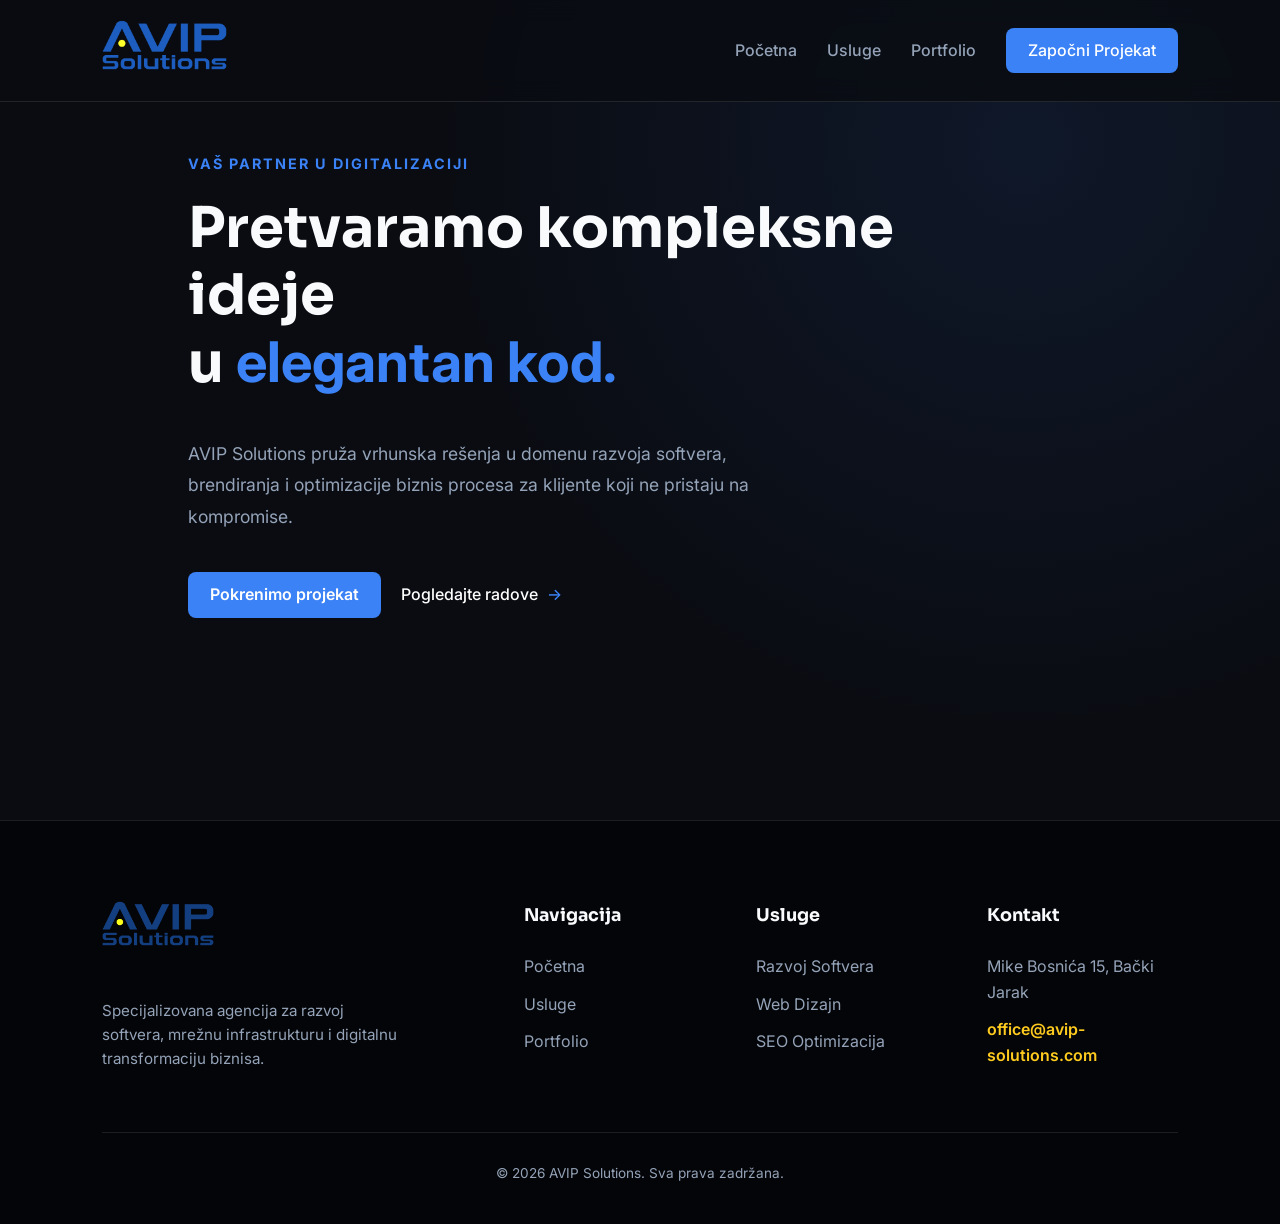
<file: index.html>
<!DOCTYPE html>
<html lang="sr">
<head>
  <meta charset="UTF-8">
  <meta name="viewport" content="width=device-width, initial-scale=1.0">
  <title>Početna | AVIP Solutions</title>
  <link rel="stylesheet" href="css/style.css">
</head>
<body>

<div id="nav-placeholder"></div>

<header class="hero-sekcija">
  <div class="kontejner"> <div class="hero-sadrzaj">
    <span class="nadnaslov">VAŠ PARTNER U DIGITALIZACIJI</span>

    <h1>
      Pretvaramo kompleksne ideje <br> u <span class="plavi-tekst">elegantan kod.</span>
    </h1>

    <p class="hero-opis">
      AVIP Solutions pruža vrhunska rešenja u domenu razvoja softvera, brendiranja i optimizacije biznis procesa za klijente koji ne pristaju na kompromise.
    </p>

    <div class="hero-akcije">
      <a href="kontakt.html" class="dugme-akcija">Pokrenimo projekat</a>
      <a href="portfolio.html" class="link-sekundarni">Pogledajte radove <span class="strelica">→</span></a>
    </div>
  </div>
  </div> </header>


<div id="footer-placeholder"></div>

<script src="js/skriptaZaNaviFoot.js"></script>
</body>
</html>
</file>
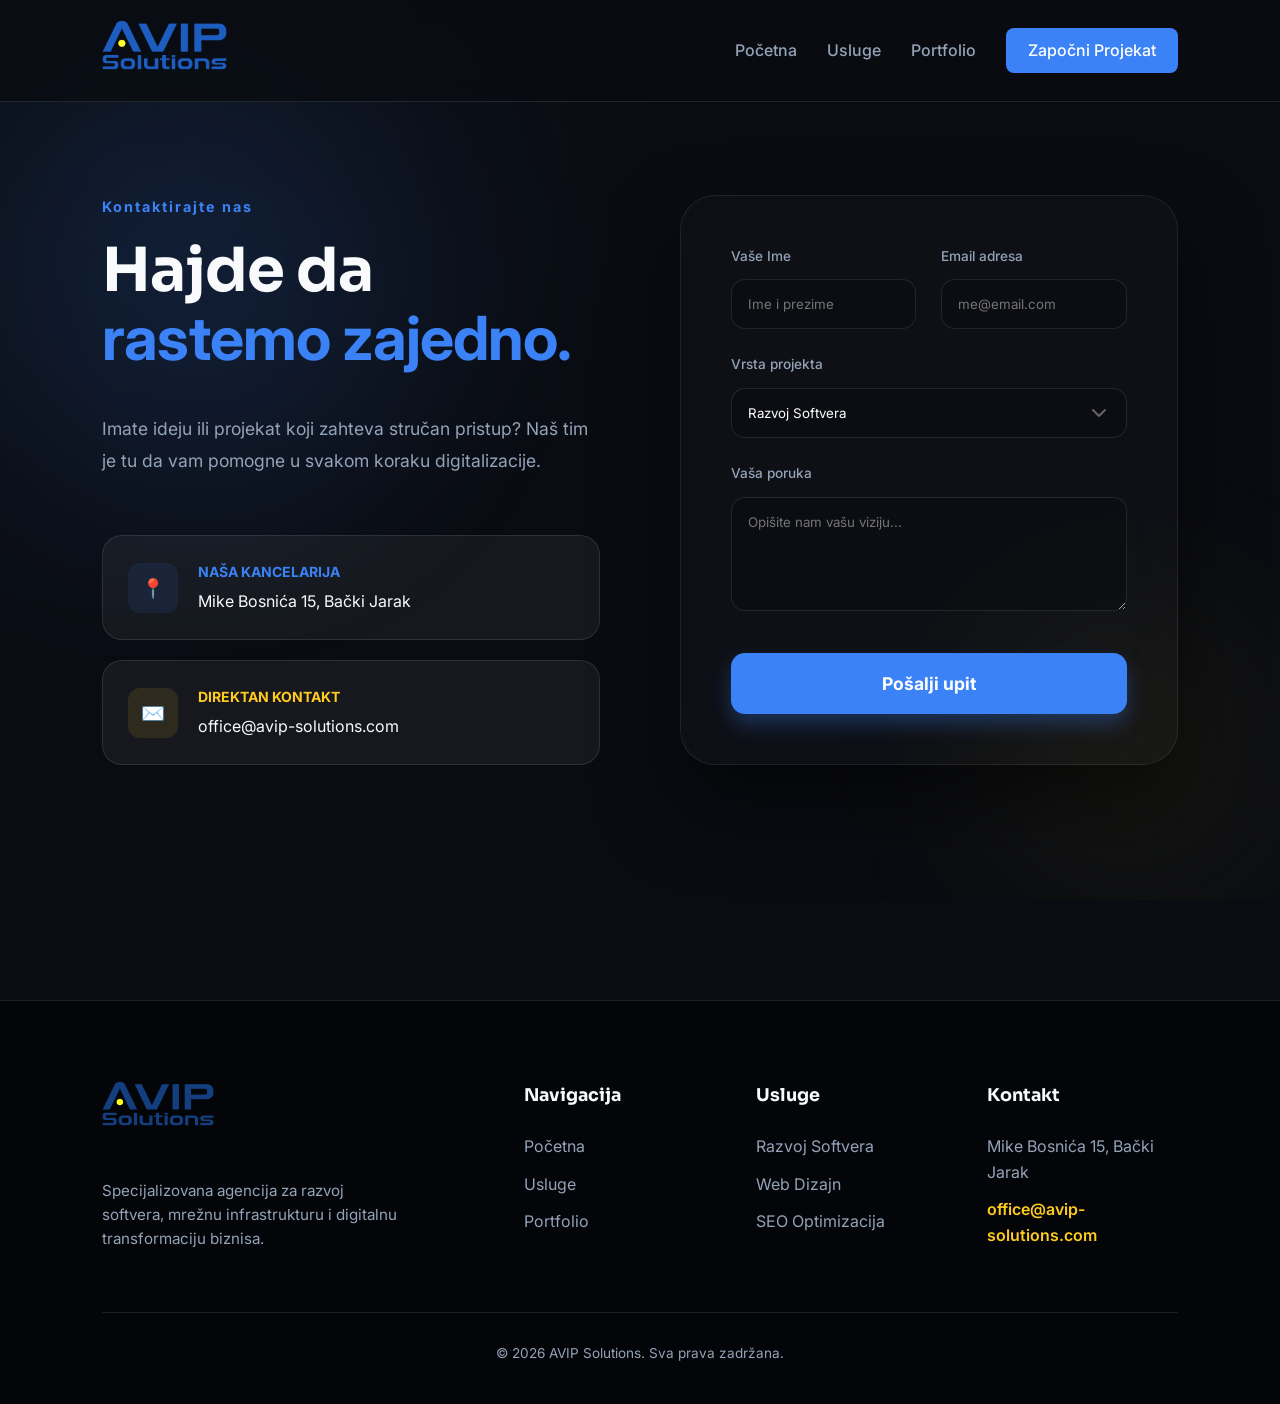
<file: kontakt.html>
<!DOCTYPE html>
<html lang="sr">
<head>
  <meta charset="UTF-8">
  <meta name="viewport" content="width=device-width, initial-scale=1.0">
  <title>Kontakt | AVIP Solutions</title>
  <link rel="stylesheet" href="css/style.css">
</head>
<body class="kontakt-stranica">

<div id="nav-placeholder"></div>

<section class="kontakt-heroj">
  <div class="glow-top-left"></div>
  <div class="glow-bottom-right"></div>

  <div class="kontakt-mreza">

    <div class="kontakt-tekst">
      <div style="flex: 0 0 auto;">
        <span class="nadnaslov">Kontaktirajte nas</span>
        <h1>Hajde da <br><span class="plavi-tekst">rastemo zajedno.</span></h1>
        <p class="hero-opis">
          Imate ideju ili projekat koji zahteva stručan pristup?
          Naš tim je tu da vam pomogne u svakom koraku digitalizacije.
        </p>
      </div>

      <div style="flex: 1 1 auto;"></div>

      <div class="kontakt-kartice-grupa">
        <div class="kontakt-kartica plava-kartica">
          <div class="ikona-okvir">📍</div>
          <div>
           <h3>NAŠA KANCELARIJA</h3>
            <p class="tekst-podatak">Mike Bosnića 15, Bački Jarak</p>
          </div>
        </div>

        <div class="kontakt-kartica zuta-kartica">
          <div class="ikona-okvir">✉️</div>
          <div>
            <h3>DIREKTAN KONTAKT</h3>
            <p class="tekst-podatak">office@avip-solutions.com</p>
          </div>
        </div>
      </div>
    </div>

    <div class="kontakt-forma">
      <form action="https://formspree.io/f/IDkojibude" method="POST">

        <div class="forma-red">
          <div class="polje">
            <label>Vaše Ime</label>
            <input type="text" name="ime" placeholder="Ime i prezime" required minlength="2">
          </div>
          <div class="polje">
            <label>Email adresa</label>
            <input type="email" name="email" placeholder="me@email.com" required>
          </div>
        </div>

        <div class="polje" style="margin-bottom: 25px;">
          <label>Vrsta projekta</label>
          <select name="kategorija" class="selekt-projekta">
            <option value="Razvoj Softvera">Razvoj Softvera</option>
            <option value="Web Dizajn & SEO">Web Dizajn & SEO</option>
            <option value="Brending & Marketing">Brending & Marketing</option>
            <option value="Konsultacije">Konsultacije</option>
            <option value="Ostalo">Ostalo</option>
          </select>
        </div>

        <div class="polje" style="margin-bottom: 35px;">
          <label>Vaša poruka</label>
          <textarea name="poruka" placeholder="Opišite nam vašu viziju..." rows="5" required minlength="10"></textarea>
        </div>

        <input type="text" name="_gotcha" style="display:none">

        <button type="submit" class="forma-dugme">Pošalji upit</button>
      </form>
    </div>

  </div>
</section>

<div id="footer-placeholder"></div>

<script src="js/skriptaZaNaviFoot.js"></script>

</body>
</html>
</file>
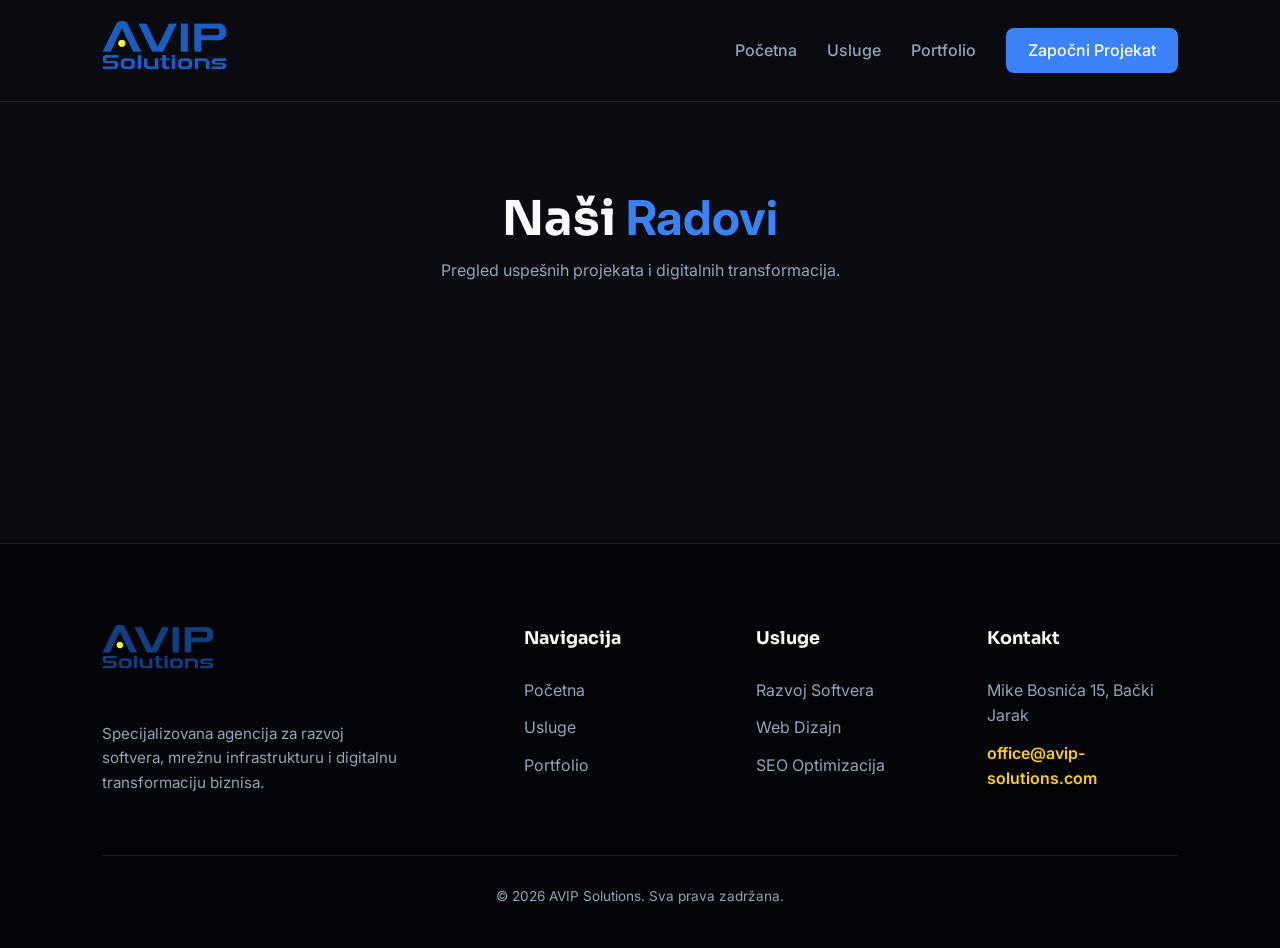
<file: portfolio.html>
<!DOCTYPE html>
<html lang="sr">
<head>
  <meta charset="UTF-8">
  <meta name="viewport" content="width=device-width, initial-scale=1.0">
  <title>Portfolio | AVIP Solutions</title>
  <link rel="stylesheet" href="css/style.css">
</head>
<body>

<div id="nav-placeholder"></div>

<section style="padding: 180px 8% 100px;">
  <div style="text-align: center; margin-bottom: 60px;">
    <h1 style="font-family: 'Sora'; font-size: 3rem;">Naši <span style="color: var(--akcenat-plava);">Radovi</span></h1>
    <p style="color: var(--tekst-izbledeli);">Pregled uspešnih projekata i digitalnih transformacija.</p>
  </div>

  <div id="portfolio-grid" style="display: grid; grid-template-columns: repeat(auto-fit, minmax(350px, 1fr)); gap: 30px;">
  </div>
</section>


<div id="footer-placeholder"></div>

<script src="js/skriptaZaNaviFoot.js"></script>

<!-- kad bude radilo koristice se :
<script src="js/vendor/data.js"></script>
<script src="js/vendor/app.js"></script> -->

</body>
</html>
</file>
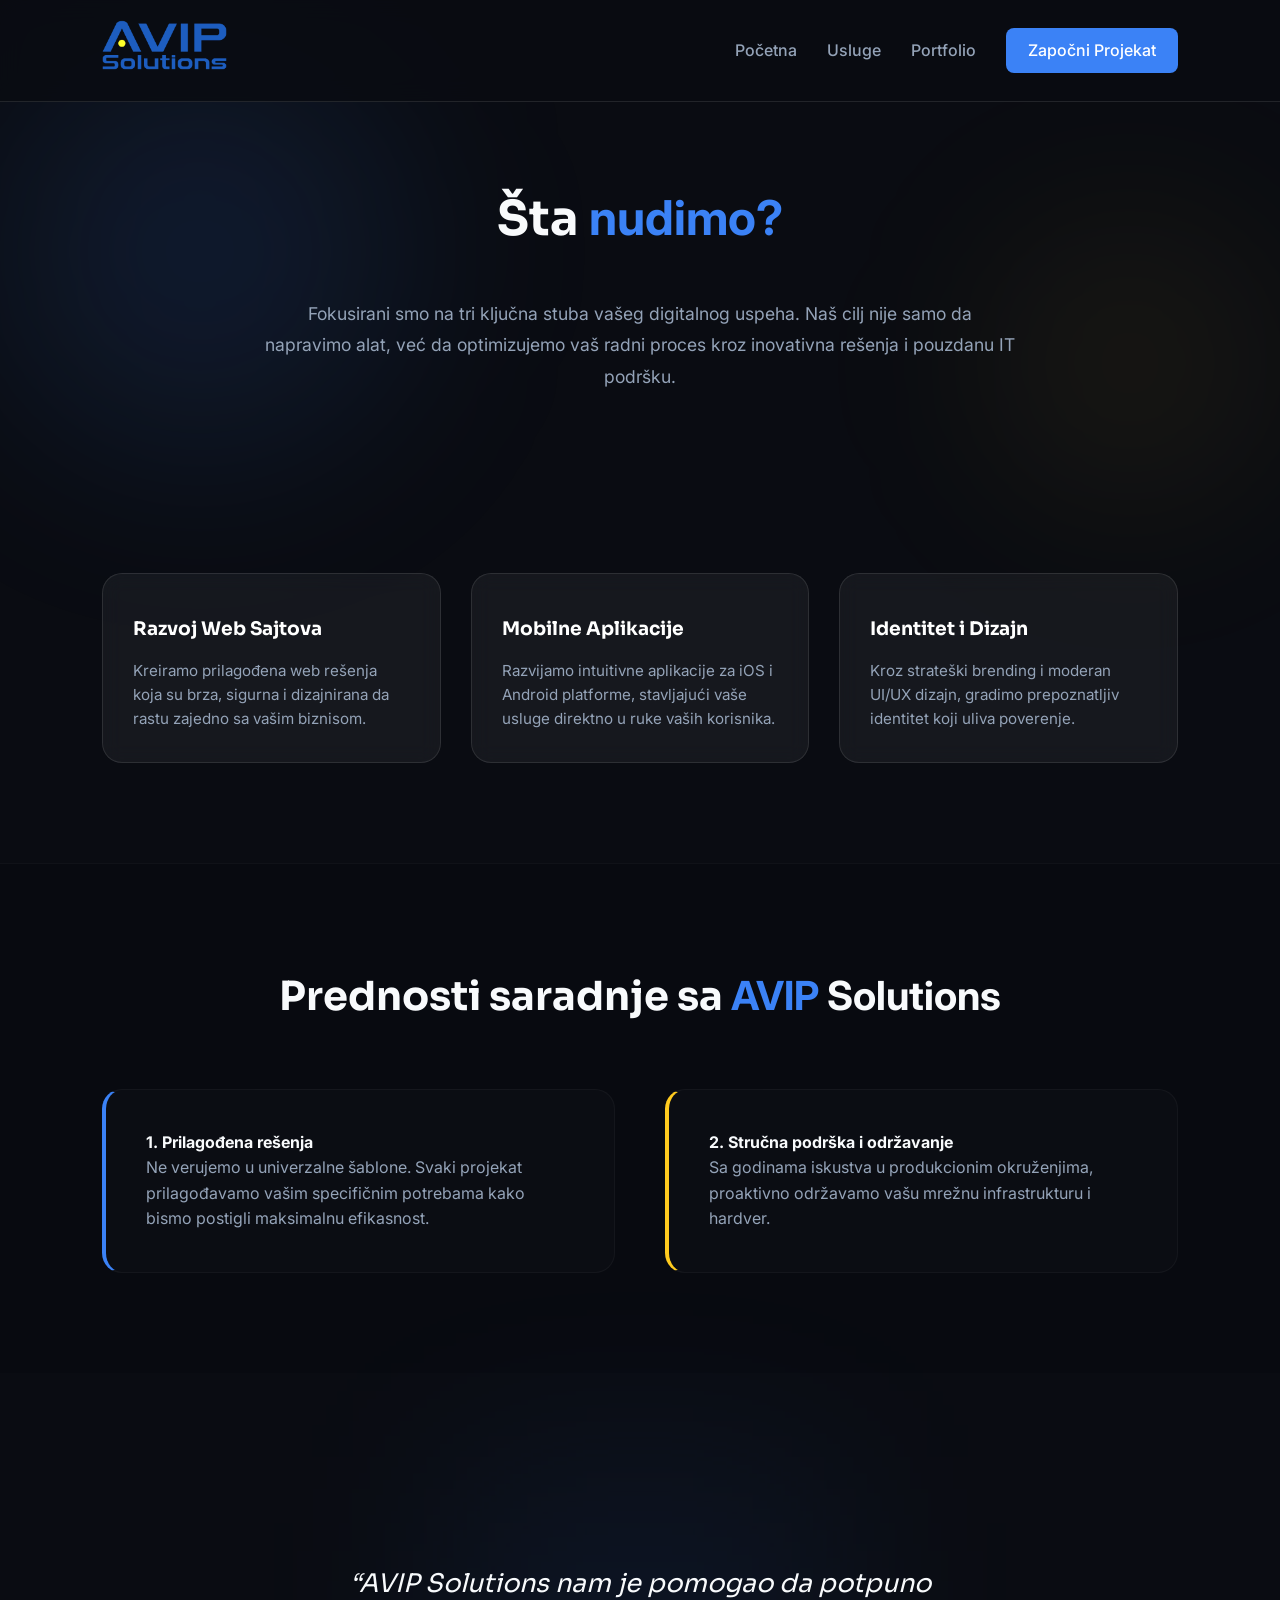
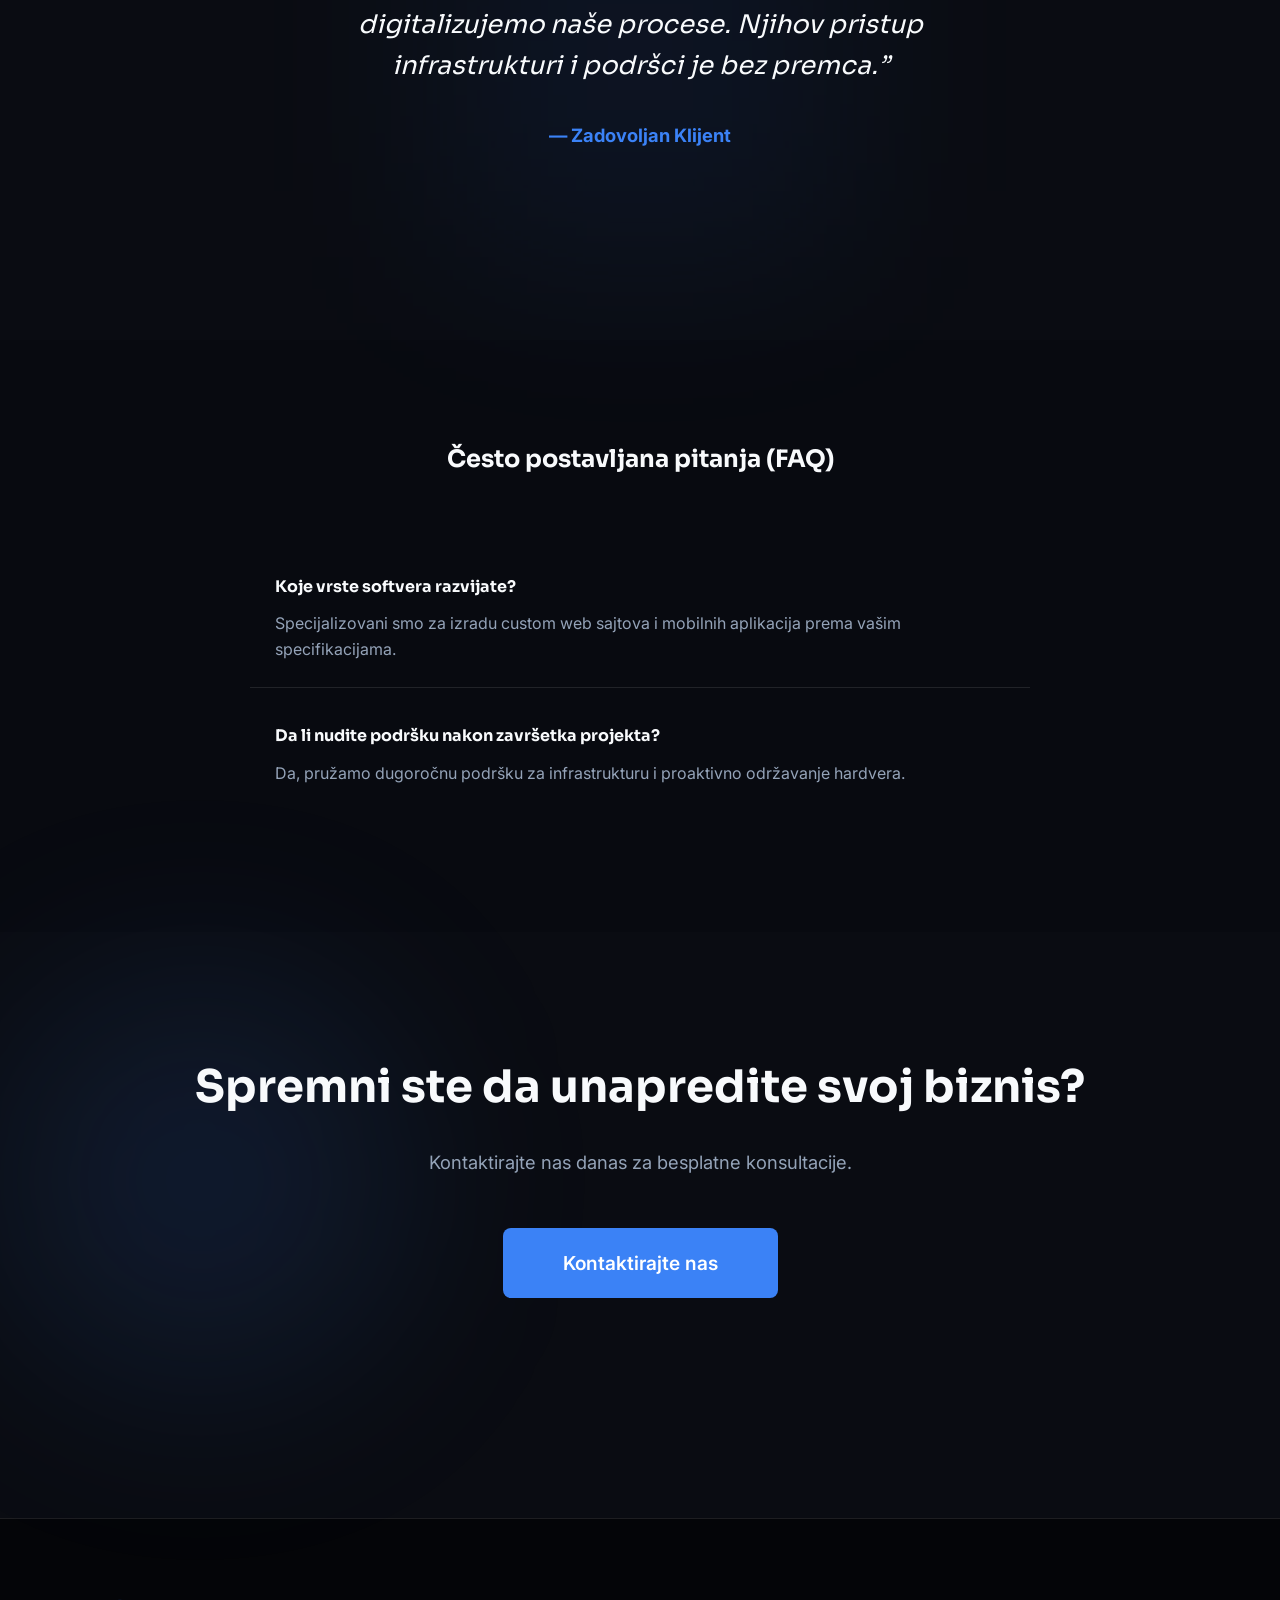
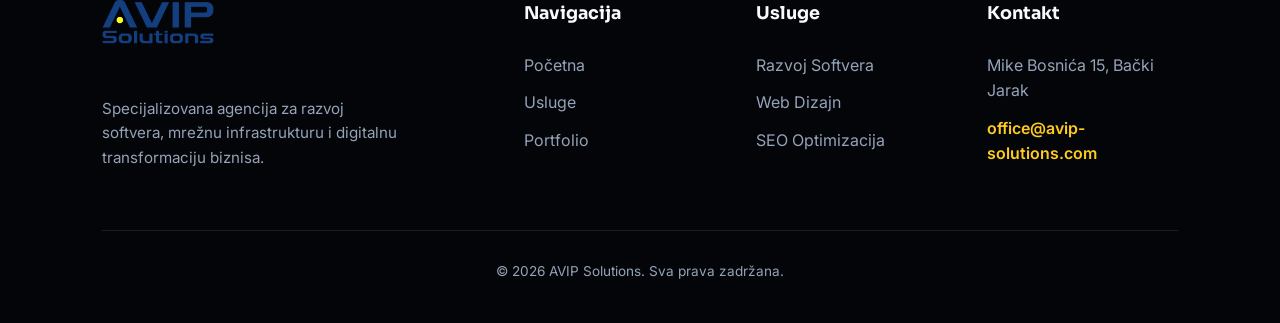
<file: usluge.html>
<!DOCTYPE html>
<html lang="sr">
<head>
  <meta charset="UTF-8">
  <meta name="viewport" content="width=device-width, initial-scale=1.0">
  <title>Usluge | AVIP Solutions</title>
  <link rel="stylesheet" href="css/style.css">
  <link href="https://fonts.googleapis.com/css2?family=Sora:wght@400;600;700;800&display=swap" rel="stylesheet">
</head>
<body>

<div id="nav-placeholder"></div>

<header class="usluge-header">
  <div class="glow-top-left"></div>
  <div class="glow-bottom-right"></div>
  <div class="header-centar">
    <h1>Šta <span class="plavi-tekst">nudimo?</span></h1>
    <p class="hero-opis">
      Fokusirani smo na tri ključna stuba vašeg digitalnog uspeha. Naš cilj nije samo da napravimo alat, već da optimizujemo vaš radni proces kroz inovativna rešenja i pouzdanu IT podršku.
    </p>
  </div>
</header>

<section class="sekcija-kartice">
  <div class="usluge-mreza">
    <div class="portfolio-kartica sadrzaj-kartice">
      <h3>Razvoj Web Sajtova</h3>
      <p>Kreiramo prilagođena web rešenja koja su brza, sigurna i dizajnirana da rastu zajedno sa vašim biznisom.</p>
    </div>

    <div class="portfolio-kartica sadrzaj-kartice">
      <h3>Mobilne Aplikacije</h3>
      <p>Razvijamo intuitivne aplikacije za iOS i Android platforme, stavljajući vaše usluge direktno u ruke vaših korisnika.</p>
    </div>

    <div class="portfolio-kartica sadrzaj-kartice">
      <h3>Identitet i Dizajn</h3>
      <p>Kroz strateški brending i moderan UI/UX dizajn, gradimo prepoznatljiv identitet koji uliva poverenje.</p>
    </div>
  </div>
</section>

<section class="sekcija-prednosti">
  <h2 class="prednosti-naslov">
    Prednosti saradnje sa <span class="plavi-tekst">AVIP</span> <span class="zuti-tekst">Solutions</span>
  </h2>

  <div class="prednosti-mreza">
    <div class="panel-prednost plavi-hover">
      <h4>1. Prilagođena rešenja</h4>
      <p>Ne verujemo u univerzalne šablone. Svaki projekat prilagođavamo vašim specifičnim potrebama kako bismo postigli maksimalnu efikasnost.</p>
    </div>

    <div class="panel-prednost zuti-hover">
      <h4>2. Stručna podrška i održavanje</h4>
      <p>Sa godinama iskustva u produkcionim okruženjima, proaktivno održavamo vašu mrežnu infrastrukturu i hardver.</p>
    </div>
  </div>
</section>

<section class="sekcija-citat">
  <div class="glow-centar-fiksiran"></div>
  <div class="staklo-kontejner citat-box">
    <p class="citat-glavni">
      “AVIP Solutions nam je pomogao da potpuno digitalizujemo naše procese. Njihov pristup infrastrukturi i podršci je bez premca.”
    </p>
    <h5 class="potpis-klijenta">— Zadovoljan Klijent</h5>
  </div>
</section>

<section class="sekcija-faq">
  <h2 class="faq-naslov">Često postavljana pitanja (FAQ)</h2>
  <div class="staklo-kontejner faq-box">
    <div class="faq-stavka">
      <h4>Koje vrste softvera razvijate?</h4>
      <p>Specijalizovani smo za izradu custom web sajtova i mobilnih aplikacija prema vašim specifikacijama.</p>
    </div>
    <div class="faq-stavka bez-borda">
      <h4>Da li nudite podršku nakon završetka projekta?</h4>
      <p>Da, pružamo dugoročnu podršku za infrastrukturu i proaktivno održavanje hardvera.</p>
    </div>
  </div>
</section>

<section class="sekcija-cta">
  <div class="glow-top-left"></div>
  <div class="cta-sadrzaj">
    <h2 class="cta-naslov">Spremni ste da unapredite svoj biznis?</h2>
    <p class="cta-opis">Kontaktirajte nas danas za besplatne konsultacije.</p>
    <a href="kontakt.html" class="dugme-akcija cta-dugme">Kontaktirajte nas</a>
  </div>
</section>


<div id="footer-placeholder"></div>

<script src="js/skriptaZaNaviFoot.js"></script>


</body>
</html>
</file>
<file: css/style.css>
/* boje i fontovi */
@import url('https://fonts.googleapis.com/css2?family=Inter:wght@300;400;600&family=Sora:wght@400;600;700;800&display=swap');

:root {
  --pozadina-tamna: #0a0c12;
  --pozadina-kartice: rgba(255, 255, 255, 0.05);
  --akcenat-plava: #3b82f6;
  --tekst-glavni: #f8fafc;
  --tekst-izbledeli: #94a3b8;
  --staklo-ivica: rgba(255, 255, 255, 0.1);
  --tranzicija: all 0.3s ease;
  --logo-plava: #1b3a6a;
  --akcenat-zuta: #ffcb1f;
}

/* resetovanje */
* {
  margin: 0;
  padding: 0;
  box-sizing: border-box;
  font-family: 'Inter', sans-serif;
}

body {
  background-color: var(--pozadina-tamna);
  color: var(--tekst-glavni);
  line-height: 1.6;
  overflow-x: hidden;
}

/* navbar */
.navigacija {
  display: flex;
  justify-content: space-between;
  align-items: center;
  padding: 20px 8%;
  position: fixed;
  top: 0;
  width: 100%;
  z-index: 1000;
  background: rgba(10, 12, 18, 0.85);
  backdrop-filter: blur(12px);
  border-bottom: 1px solid var(--staklo-ivica);
}

.logo {
  font-family: 'Sora', sans-serif;
  font-size: 1.5rem;
  font-weight: 800;
  text-decoration: none;
  color: var(--logo-plava);
  filter: brightness(1.5);
}

.logo span {
  color: var(--akcenat-zuta);
}

.kontejner {
  width: 100%;
  padding: 0 8%; /* Ovo je ključ - poklapa se sa tvojim navbarom */
  margin: 0 auto;
  max-width: 1440px;
}

.nav-linkovi {
  display: flex;
  list-style: none;
  gap: 30px;
  align-items: center;
}

.nav-linkovi a {
  text-decoration: none;
  color: var(--tekst-izbledeli);
  transition: var(--tranzicija);
  font-weight: 500;
}

.nav-linkovi a:hover, .nav-linkovi a.aktivno {
  color: var(--tekst-glavni);
}

.dugme-akcija {
  background: var(--akcenat-plava);
  color: white !important;
  padding: 10px 22px;
  border-radius: 8px;
  font-weight: 600;
  text-decoration: none;
  transition: var(--tranzicija);
}

.dugme-akcija:hover {
  filter: brightness(1.1);
  transform: translateY(-2px);
  box-shadow: 0 4px 15px rgba(59, 130, 246, 0.4);
}

/* kartice : portfolio */
.portfolio-link {
  text-decoration: none;
  color: inherit;
  display: block;
}

.portfolio-kartica {
  background: var(--pozadina-kartice);
  border-radius: 20px;
  overflow: hidden;
  border: 1px solid var(--staklo-ivica);
  transition: var(--tranzicija);
  height: 100%;
  backdrop-filter: blur(10px);
}

.kontejner-slike {
  height: 250px;
  background: #161b22;
  overflow: hidden;
  display: flex;
  align-items: center;
  justify-content: center;
}

.kontejner-slike img {
  width: 100%;
  height: 100%;
  object-fit: cover;
  transition: transform 0.5s ease;
}

.sadrzaj-kartice {
  padding: 30px;
}

.kategorija {
  color: var(--akcenat-plava);
  font-size: 0.8rem;
  font-weight: 700;
  text-transform: uppercase;
  letter-spacing: 1px;
}

.sadrzaj-kartice h3 {
  margin: 10px 0;
  font-family: 'Sora', sans-serif;
}

.sadrzaj-kartice p {
  color: var(--tekst-izbledeli);
  font-size: 0.95rem;
}

/* efekat za kartice */
.portfolio-kartica:hover {
  transform: translateY(-10px);
  border-color: var(--akcenat-plava);
  box-shadow: 0 20px 40px rgba(0, 0, 0, 0.4);
  background: rgba(255, 255, 255, 0.08);
}

.portfolio-kartica:hover .kontejner-slike img {
  transform: scale(1.1);
}

/* prednosti i animacija */
.panel-prednost {
  background: rgba(255, 255, 255, 0.015);
  padding: 40px;
  border-radius: 20px;
  border: 1px solid rgba(255, 255, 255, 0.04);
  transition: all 0.4s ease;
}

.plavi-hover { border-left: 4px solid var(--akcenat-plava); }
.plavi-hover:hover {
  border-color: rgba(59, 130, 246, 0.4);
  box-shadow: -8px 0 25px rgba(59, 130, 246, 0.15);
  background: rgba(255, 255, 255, 0.025);
  transform: translateY(-3px);
}

.zuti-hover { border-left: 4px solid var(--akcenat-zuta); }
.zuti-hover:hover {
  border-color: rgba(255, 203, 31, 0.4);
  box-shadow: -8px 0 25px rgba(255, 203, 31, 0.15);
  background: rgba(255, 255, 255, 0.025);
  transform: translateY(-3px);
}

/* sjaj u pozadini*/
.glow-top-left {
  position: absolute; top: 10%; left: 0; width: 400px; height: 400px;
  background: rgba(59, 130, 246, 0.12); filter: blur(100px); border-radius: 50%; pointer-events: none; z-index: 0;
}

.glow-bottom-right {
  position: absolute; bottom: 0; right: 0; width: 300px; height: 300px;
  background: rgba(255, 203, 31, 0.06); filter: blur(90px); border-radius: 50%; pointer-events: none; z-index: 0;
}

/* podnozje-footer */
.glavni-footer {
  background: #040508;
  padding: 80px 8% 40px;
  border-top: 1px solid var(--staklo-ivica);
  margin-top: 100px;
}

.footer-mreza {
  display: grid;
  grid-template-columns: 2fr 1fr 1fr 1fr;
  gap: 40px;
}

.footer-kolona h4 {
  color: var(--tekst-glavni);
  font-family: 'Sora', sans-serif;
  margin-bottom: 25px;
  font-size: 1.1rem;
}

.opis-firme {
  color: var(--tekst-izbledeli);
  margin-top: 20px;
  max-width: 300px;
  font-size: 0.95rem;
}

.footer-linkovi { list-style: none; }
.footer-linkovi li { margin-bottom: 12px; }
.footer-linkovi a {
  text-decoration: none;
  color: var(--tekst-izbledeli);
  transition: var(--tranzicija);
}

.footer-linkovi a:hover {
  color: var(--akcenat-plava);
  padding-left: 5px;
}

.autorska-prava {
  margin-top: 60px;
  padding-top: 30px;
  border-top: 1px solid var(--staklo-ivica);
  text-align: center;
  color: var(--tekst-izbledeli);
  font-size: 0.85rem;
}

/* responzivnost ka dalje*/
@media (max-width: 768px) {
  .nav-linkovi { display: none; }
  .footer-mreza { grid-template-columns: 1fr; gap: 30px; }
  .footer-kolona { text-align: center; }
}
/* stilovi */
.hero-sekcija {
  padding: 150px 8% 100px;
  min-height: 80vh;
  display: flex;
  align-items: center;
  justify-content: flex-start;
  background: radial-gradient(circle at 80% 20%, rgba(59, 130, 246, 0.1) 0%, transparent 50%);
}
.hero-sekcija p {
  margin-left: 0 ;
  margin-right: auto ;
  text-align: left ;
  max-width: 600px;
}

.nadnaslov {
  color: var(--akcenat-plava);
  font-weight: 700;
  letter-spacing: 2px;
  font-size: 0.9rem;
  display: block;
}

.hero-sekcija h1 {
  font-family: 'Sora', sans-serif;
  font-size: 3.5rem;
  line-height: 1.2;
  margin: 20px 0;
  max-width: 800px;
}

.plavi-tekst {
  color: var(--akcenat-plava);
}

.hero-opis {
  color: var(--tekst-izbledeli);
  font-size: 1.1rem;
  max-width: 600px;
  margin-bottom: 60px;
}

.hero-akcije {
  display: flex;
  gap: 20px;
  align-items: center;
}

.link-sekundarni {
  color: white;
  text-decoration: none;
  font-weight: 500;
  transition: var(--tranzicija);
}

.strelica {
  color: var(--akcenat-plava);
  margin-left: 5px;
}

/* logo i nav */
.nav-logo-img {
  height: 50px;
  width: auto;
  filter: brightness(1.2) contrast(1.1);
}

.dugme-akcija {
  display: inline-block;
}

/* detalji futera */
.logo-footer {
  display: flex;
  align-items: center;
  margin-bottom: 20px;
  text-decoration: none;
}

.footer-logo-img {
  height: 45px;
  width: auto;
  filter: brightness(1.2) contrast(1.1);
}

.kontakt-adresa {
  color: var(--tekst-izbledeli);
}

.kontakt-email {
  color: var(--akcenat-zuta);
  font-weight: 600;
  margin-top: 10px;
}

/* osnovni kontejner - sekcije */
.kontakt-heroj {
  padding: 160px 8% 100px;
  min-height: 100vh;
  display: flex;
  align-items: center;
  position: relative;
  overflow: hidden;
  background: radial-gradient(circle at 10% 20%, rgba(59, 130, 246, 0.05) 0%, transparent 40%);
}

/* leva strana i forma  */
.kontakt-mreza {
  display: grid;
  grid-template-columns: repeat(auto-fit, minmax(350px, 1fr));
  gap: 80px;
  width: 100%;
  max-width: 1300px;
  margin: 0 auto;
  position: relative;
  z-index: 1;
  align-items: stretch;
}

/* kolona sa leve strane, tekst i kartice */
.kontakt-tekst {
  display: flex;
  flex-direction: column;
  height: 100%;
}

.kontakt-tekst h1 {
  font-family: 'Sora', sans-serif;
  font-size: clamp(2.5rem, 5vw, 3.8rem);
  margin: 20px 0 30px;
  line-height: 1.1;
  letter-spacing: -1px;
}

/* razmak da gurne dole za ravnanje */
.razmak-do-kartica {
  flex: 1 1 auto;
}

/* kontakt kartice  */
.kontakt-kartice-grupa {
  display: flex;
  flex-direction: column;
  gap: 20px;
}

.kontakt-kartica {
  background: var(--pozadina-kartice);
  padding: 25px;
  border-radius: 20px;
  border: 1px solid var(--staklo-ivica);
  display: flex;
  gap: 20px;
  align-items: center;
  transition: all 0.4s ease;
  cursor: pointer;
}

.ikona-okvir {
  width: 50px;
  height: 50px;
  border-radius: 12px;
  display: flex;
  align-items: center;
  justify-content: center;
  font-size: 1.2rem;
}

/* nasa kancelarija varijabla plava */
.plava-kartica h3 {
  color: var(--akcenat-plava);
  font-size: 14px;
  margin: 0 0 5px 0;
}

/* direktan kontakt varijabla zuta */
.zuta-kartica h3 {
  color: var(--akcenat-zuta);
  font-size: 14px;
  margin: 0 0 5px 0;
}

/* stilovi za kartice */
.plava-kartica .ikona-okvir { background: rgba(59, 130, 246, 0.1); color: var(--akcenat-plava); }
.zuta-kartica .ikona-okvir { background: rgba(255, 203, 31, 0.1); color: var(--akcenat-zuta); }

.plava-kartica:hover {
  transform: translateY(-5px) scale(1.01);
  border-color: var(--akcenat-plava);
  box-shadow: 0 10px 25px rgba(59, 130, 246, 0.2);
  background: rgba(59, 130, 246, 0.08);
}

.zuta-kartica:hover {
  transform: translateY(-5px) scale(1.01);
  border-color: var(--akcenat-zuta);
  box-shadow: 0 10px 25px rgba(255, 203, 31, 0.15);
  background: rgba(255, 203, 31, 0.08);
}

/* efekat za kontakt */
.kontakt-forma {
  background: rgba(255, 255, 255, 0.02);
  padding: 50px;
  border-radius: 35px;
  border: 1px solid rgba(255, 255, 255, 0.08);
  backdrop-filter: blur(25px);
  box-shadow: 0 40px 80px rgba(0,0,0,0.5), inset 0 0 20px rgba(255,255,255,0.01);
}

.forma-red {
  display: grid;
  grid-template-columns: 1fr 1fr;
  gap: 25px;
  margin-bottom: 25px;
}

.polje label {
  display: block;
  margin-bottom: 12px;
  font-size: 0.85rem;
  color: var(--tekst-izbledeli);
  font-weight: 500;
}

.polje input, .polje textarea, .selekt-projekta {
  width: 100%;
  padding: 16px;
  background: rgba(10, 12, 18, 0.6);
  border: 1px solid rgba(255,255,255,0.1);
  border-radius: 14px;
  color: white;
  outline: none;
  transition: all 0.3s;
}

/* efekti za polja */
.polje input:focus, .polje textarea:focus {
  border-color: var(--akcenat-plava);
  background: rgba(59, 130, 246, 0.03);
  box-shadow: 0 0 15px rgba(59, 130, 246, 0.1);
}

/* plavo dugme u formi */
.forma-dugme {
  width: 100%;
  padding: 20px;
  border: none;
  cursor: pointer;
  font-size: 1.1rem;
  border-radius: 14px;
  font-weight: 700;
  background: var(--akcenat-plava);
  color: white;
  transition: all 0.3s ease-in-out;
  box-shadow: 0 10px 20px rgba(59, 130, 246, 0.3);
}

.forma-dugme:hover {
  transform: scale(1.03);
  box-shadow: 0 15px 35px rgba(59, 130, 246, 0.5);
}

/* custom select strelica */
.selekt-projekta {
  appearance: none;
  background-image: url('data:image/svg+xml;charset=US-ASCII,%3Csvg%20xmlns%3D%22http%3A%2F%2Fwww.w3.org%2F2000%2Fsvg%22%20width%3D%2224%22%20height%3D%2224%22%20viewBox%3D%220%200%2024%2024%22%20fill%3D%22none%22%20stroke%3D%22%23666%22%20stroke-width%3D%222%22%20stroke-linecap%3D%22round%22%20stroke-linejoin%3D%22round%22%3E%3Cpolyline%20points%3D%226%209%2012%2015%2018%209%22%3E%3C%2Fpolyline%3E%3C%2Fsvg%3E');
  background-repeat: no-repeat;
  background-position: right 15px center;
}

/* hero i header */
.usluge-header {
  padding: 180px 8% 80px;
  text-align: center;
  position: relative;
}

.header-centar {
  position: relative;
  z-index: 1;
}

.header-centar h1 {
  font-family: 'Sora', sans-serif;
  font-size: 3rem;
  margin-bottom: 20px;
}

.hero-opis {
  color: var(--tekst-izbledeli);
  max-width: 750px;
  margin: 40px auto;
  font-size: 1.1rem;
  line-height: 1.8;
}

/* kartice-mreza */
.sekcija-kartice {
  padding: 60px 8% 100px;
}

.usluge-mreza {
  display: grid;
  grid-template-columns: repeat(auto-fit, minmax(320px, 1fr));
  gap: 30px;
}

.portfolio-kartica.sadrzaj-kartice h3 {
  color: white;
  margin-bottom: 15px;
}

/* sekcija prednosti */
.sekcija-prednosti {
  padding: 100px 8%;
  background: #080a10;
  border-top: 1px solid rgba(255,255,255,0.03);
}

.prednosti-naslov {
  font-family: 'Sora', sans-serif;
  font-size: 2.5rem;
  margin-bottom: 60px;
  text-align: center;
}

.prednosti-mreza {
  display: grid;
  grid-template-columns: repeat(auto-fit, minmax(300px, 1fr));
  gap: 50px;
}

.panel-prednost p {
  color: var(--tekst-izbledeli);
}

/* citat-testimonial */
.sekcija-citat {
  padding: 120px 8%;
  text-align: center;
  position: relative;
}

.glow-centar-fiksiran {
  position: absolute;
  top: 50%;
  left: 50%;
  transform: translate(-50%, -50%);
  opacity: 0.5;
  width: 400px;
  height: 400px;
  background: rgba(59, 130, 246, 0.15);
  filter: blur(100px);
  pointer-events: none;
}

.citat-box {
  max-width: 850px;
  margin: 0 auto;
  padding: 70px;
  position: relative;
  z-index: 1;
}

.citat-glavni {
  font-size: 1.6rem;
  font-style: italic;
  font-family: 'Sora', sans-serif;
  margin-bottom: 35px;
  line-height: 1.6;
}

.potpis-klijenta {
  font-size: 1.15rem;
  font-weight: 700;
  color: var(--akcenat-plava);
}

.sekcija-faq {
  padding: 100px 8%;
  background: #080a10;
}

.faq-naslov {
  font-family: 'Sora', sans-serif;
  text-align: center;
  margin-bottom: 60px;
}

.faq-box {
  max-width: 800px;
  margin: 0 auto;
  padding: 10px;
}

.faq-stavka {
  margin-bottom: 10px;
  border-bottom: 1px solid var(--staklo-ivica);
  padding: 25px;
}

.faq-stavka h4 {
  margin-bottom: 12px;
  font-family: 'Sora', sans-serif;
}

.faq-stavka p {
  color: var(--tekst-izbledeli);
}

.bez-borda {
  border-bottom: none;
}

/* konacno CTA */
.sekcija-cta {
  padding: 120px 8%;
  text-align: center;
  position: relative;
}

.cta-sadrzaj {
  position: relative;
  z-index: 1;
}

.cta-naslov {
  font-family: 'Sora', sans-serif;
  font-size: 2.8rem;
  margin-bottom: 25px;
}

.cta-opis {
  color: var(--tekst-izbledeli);
  margin-bottom: 50px;
  font-size: 1.15rem;
}

.cta-dugme {
  padding: 20px 60px !important;
  font-size: 1.2rem !important;
}

/* Footer Specifičnosti */
.logo-footer {
  margin-bottom: 25px;
  display: inline-block;
}

.footer-logo-img {
  height: 45px;
}

.kontakt-adresa {
  color: var(--tekst-izbledeli);
  margin-bottom: 12px;
}

.kontakt-email {
  color: var(--akcenat-zuta);
  font-weight: 600;
}
</file>
